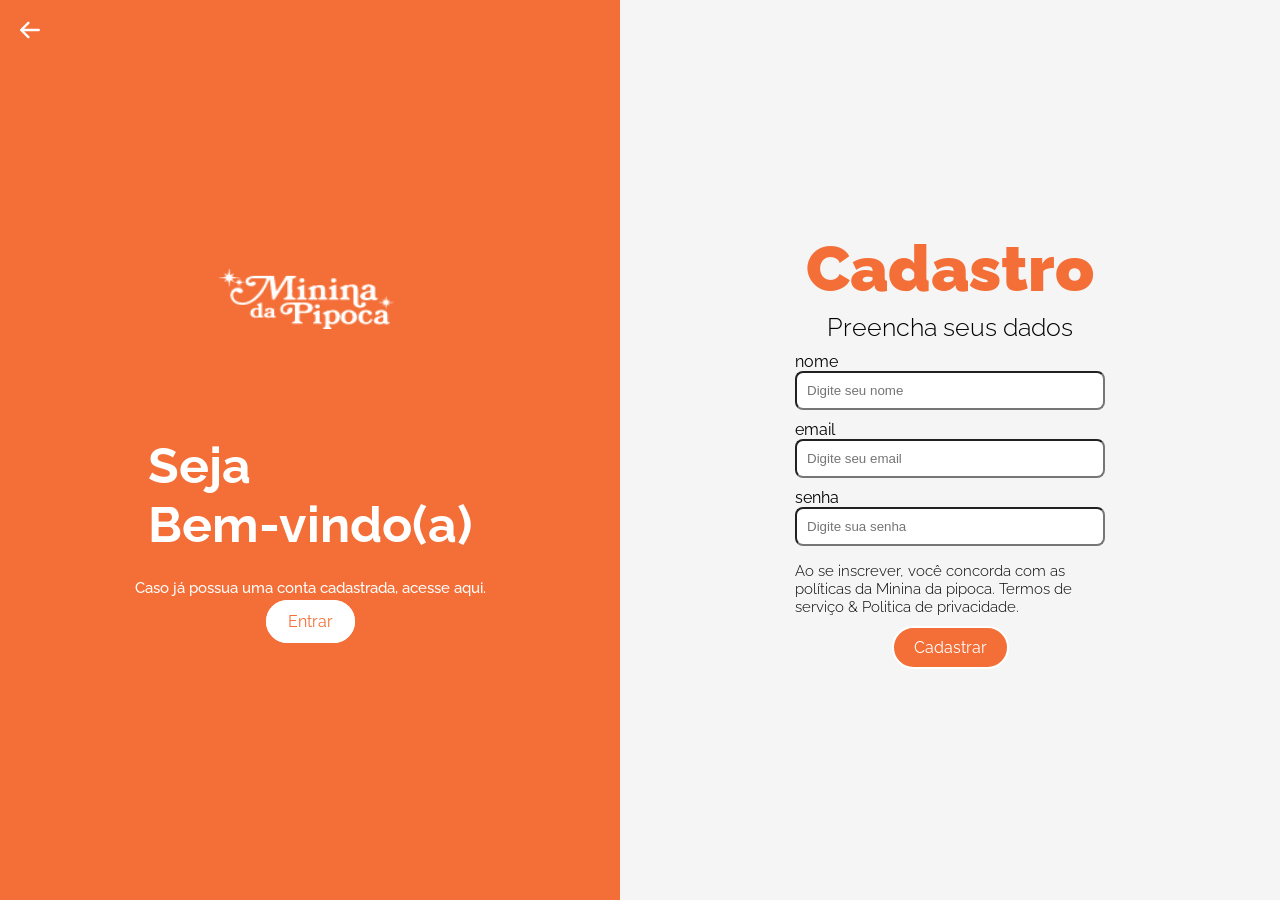
<file: cadastro.html>
<!DOCTYPE html>
<html>
<head>
  <link rel="stylesheet" href="style.css">
  <link rel="preconnect" href="https://fonts.googleapis.com">
  <link rel="preconnect" href="https://fonts.gstatic.com" crossorigin>
  <link href="https://fonts.googleapis.com/css2?family=Raleway:wght@300;500;600;800;900&display=swap" rel="stylesheet">
  <title>Minina da pipoca</title>
<body>
  <div class="container">
    <div class="welcome">
      <a href="tela-principal.html" class="search-btn">
        <img src="img/Vector.svg" alt="vetor" id="voltar" href="tela-principal.html">
        </a>
      <img src="img/logomenu.png" alt="Logo" height="35" width="">
      <h2 id="bem-vindo">Seja <br>Bem-vindo(a)</h2> 
      <p>Caso já possua uma conta cadastrada, acesse aqui. </p>
      <a href="login.html"><button1>Entrar</button1></a>
    </div>
    <div class="form">
      <h1>Cadastro </h1>
        <h2 id="texto-dados">Preencha seus dados</h2>
        <div class="container-input"><label for="nome">nome</label>
      <input type="text" placeholder="Digite seu nome"></div>
      <div class="container-input"><label for="emali">email</label>
      <input type="email" placeholder="Digite seu email"></div>
      <div class="container-input"><label for="senha">senha</label>
      <input type="password" placeholder="Digite sua senha"></div>
        <h3 id="politicas">Ao se inscrever, você concorda com as políticas da Minina da pipoca. Termos de serviço & Politica de privacidade.</h3>
        <button2>Cadastrar</button2>
    </div>
  </div>
</body>
</html>
</file>
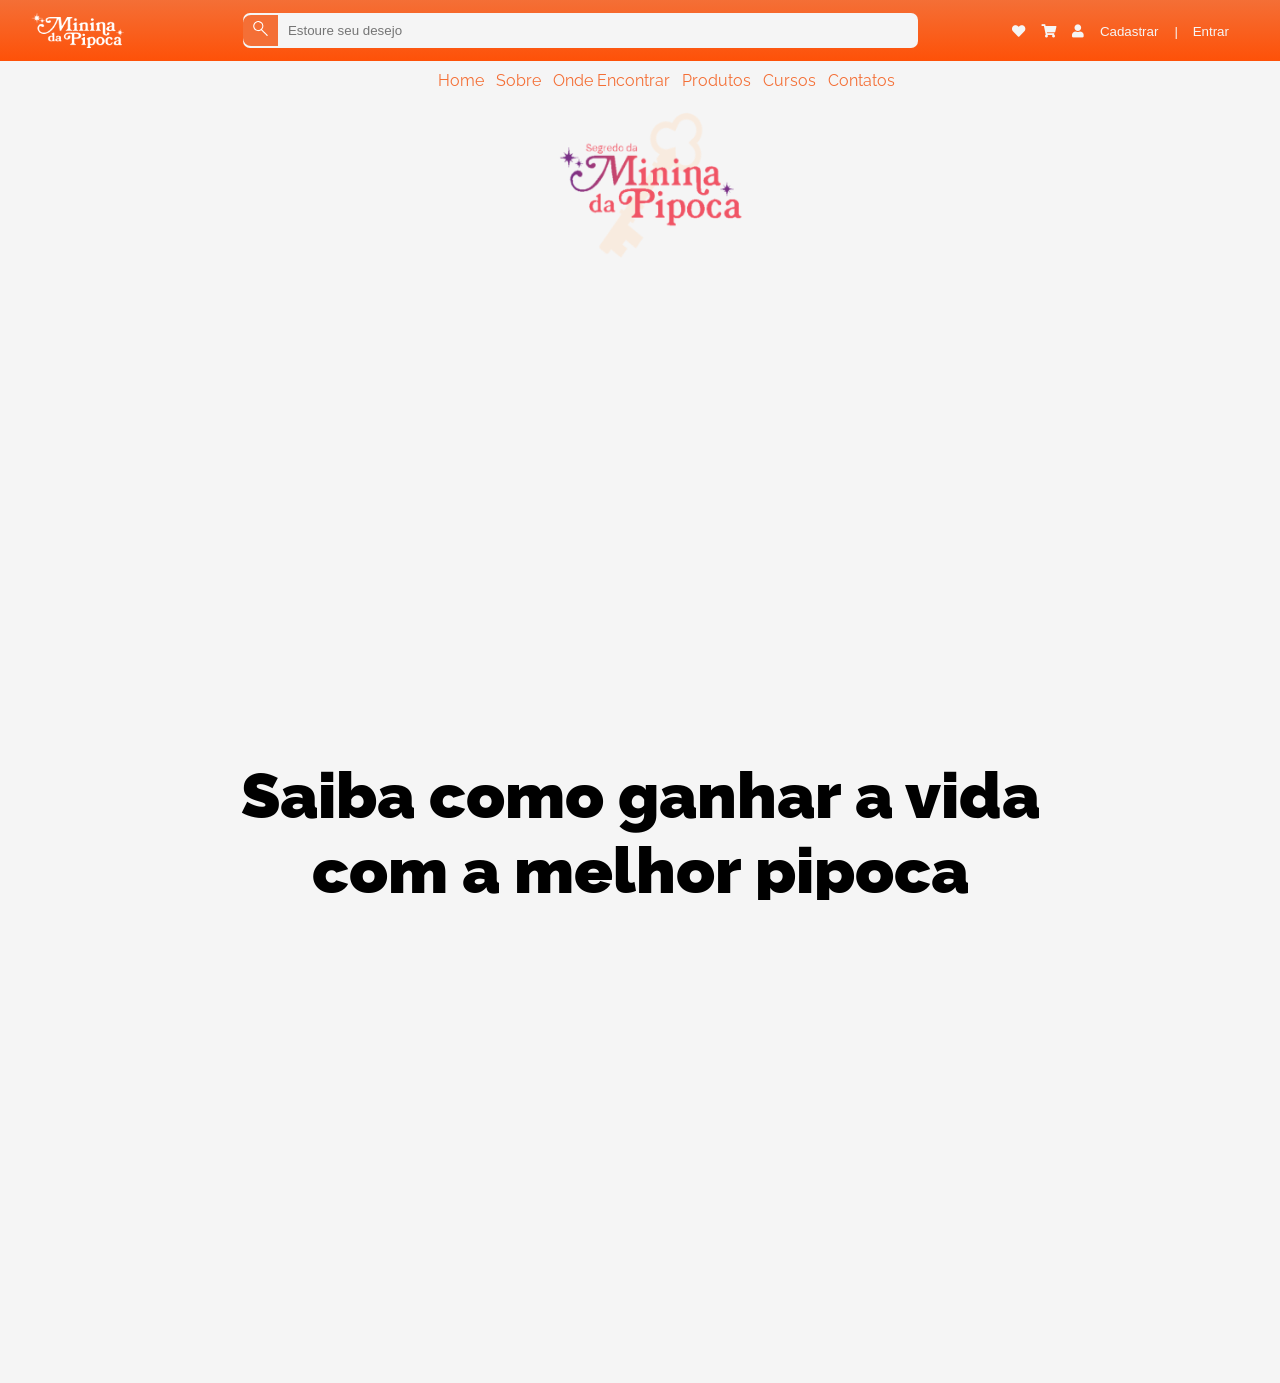
<file: cursos.html>
<!DOCTYPE html>
<html lang="pt-BR">
<head>
    <meta charset="UTF-8">
    <meta name="viewport" content="width=device-width, initial-scale=1.0">
    <title>Minina da pipoca</title>
    <link rel="stylesheet" href="style.css">
    <link rel="stylesheet" href="https://cdnjs.cloudflare.com/ajax/libs/font-awesome/5.15.3/css/all.min.css" integrity="sha512-...seu-hash-de-integridade-aqui..." crossorigin="anonymous" />
    <link rel="preconnect" href="https://fonts.googleapis.com">
    <link rel="preconnect" href="https://fonts.gstatic.com" crossorigin>
    <link href="https://fonts.googleapis.com/css2?family=Raleway:wght@300;500;600;800;900&display=swap" rel="stylesheet">
</head>
<body>
    <header>
        <img src="img/logomenu.png" alt="logo minina da pipoca" height="35" width="150px">
       
        <div class="search-box">
            <div class="lupa">
            <a href="#" class="search-btn">
                <img src="img/1093183-ffffff.svg" alt="buscar" height="15px" width="23ox">
            </a>
        </div>
        <input type="text" class="search-txt" placeholder="Estoure seu desejo">
</div>
<div class="btn-menu">
    <a href="#">  <button class="heart-button"><i class="fas fa-heart"></i></button></a>
    <a href="#">  <button class="car-button"><i class="fas fa-shopping-cart"></i></button></a>
    <a href="#">  <button class="user-button"><i class="fas fa-user"> </i></button></a>
    <a href="cadastro.html"><button class="cadastrar-button">Cadastrar</button></a>
    <a href="login.html"><button class="entrar-button">| &nbsp;&nbsp; Entrar</button></a>
</div>
    </header>
  
    <nav>
        <ul  class="nav-itens">    
            <li><a href="tela-principal.html" class="nav-menu">Home</a></li>
            <li><a href="sobre.html" class="nav-menu">Sobre</a></li>
            <li><a href="local.html" class="nav-menu">Onde Encontrar</a></li>
            <li><a href="produtos.html" class="nav-menu">Produtos</a></li>
            <li><a href="cursos.html" class="nav-menu">Cursos</a></li>
            <li><a href="tela-principal.html" class="nav-menu">Contatos</a></li>
        </ul> 
        </nav>
        
        <section class="info-curso">
            <img src="img/Logo-Curso-Online.png" class="logo-curso"  alt="logo" height="170px" width="200px">
            <iframe class="video" width="956" height="420" src="https://www.youtube.com/watch?v=xcJtL7QggTI" frameborder="0" allowfullscreen></iframe>
            <h1 class="cursoh1">Saiba como ganhar a vida<br> com a melhor pipoca<br> gourmet que existe!</h1>
            <p class="cursop">ESTRUTURE-SE E TENHA UMA RENDA EXTRA A PARTIR DA RECEITA E SEGREDOS MÁGICOS DA MELHOR PIPOCA GOURMET QUE EXITE, SAIBA TODOS OS TRUQUES MÁGICOS PARA VIVER APENAS DO SEU PRÓPRIO NEGÓCIO E GERAR LUCROS ATRAVÉS DA RECEITA E DAS SUAS VENDAS!</p>
            <h2>GARANTA JÁ O SEU ACESSO!</h2>
            <button class="saiba-mais-btn-curso" href="#">Acesse o curso</button>
        </section>
        
        <footer>
            <h6>&copy; 2023 Nexuscode. Todos os direitos reservados. <a href="#">Termos de serviço </a>|<a href="#">Política de Privacidade.</a> </h6>
            <div class="redes">
            <a href="#"><button class="heart-button"><i class="fas fa-phone"></i></button></a>
            <a href="https://www.instagram.com/juu_depaula/"><button class="heart-button"><i class="fab fa-instagram"></i></button></a>
            <a href="#"><button class="heart-button"><i class="fab fa-facebook-square"></button></i></a>
            </div>
        </footer>
</body>
</html>
</file>
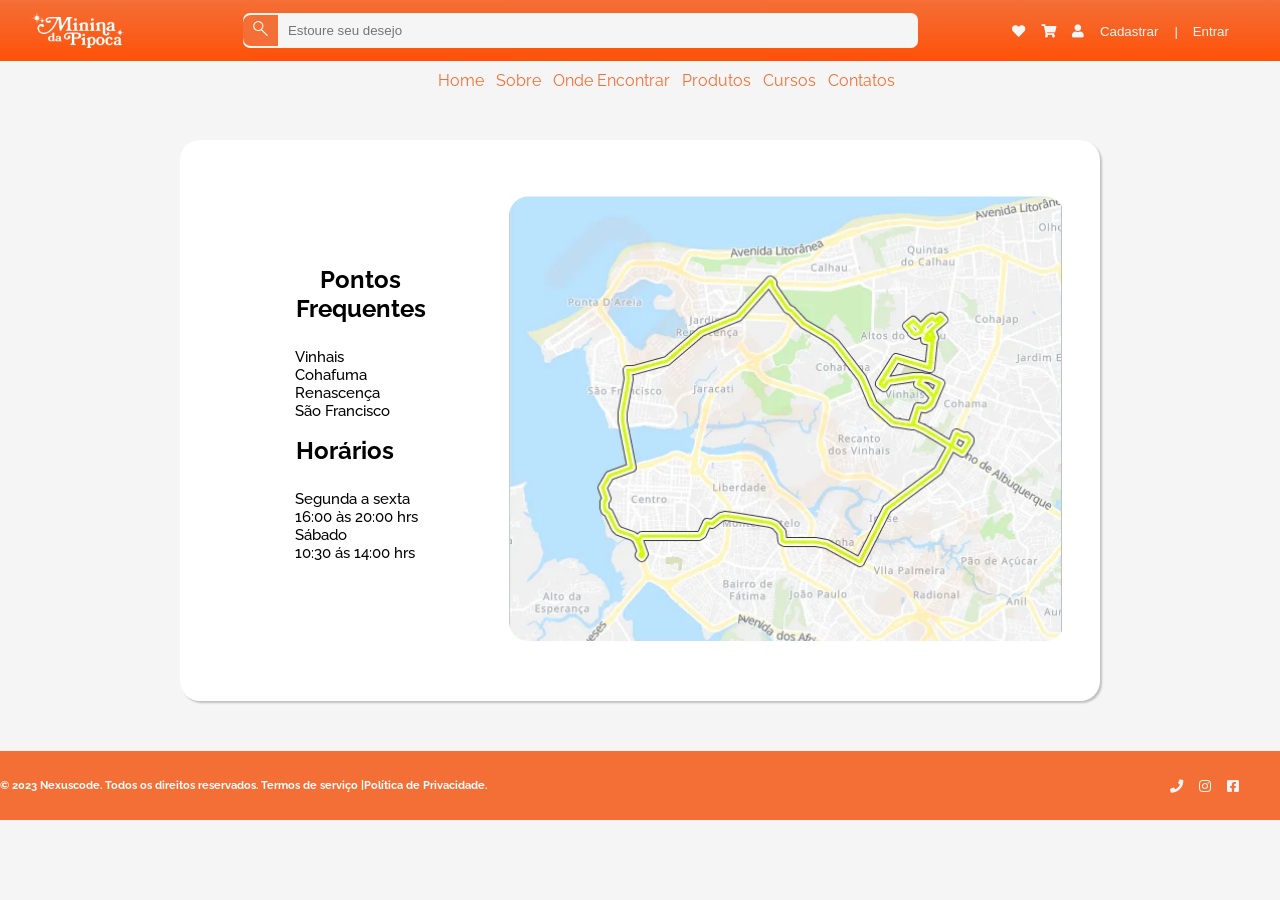
<file: local.html>
<!DOCTYPE html>
<html lang="pt-BR">
<head>
    <meta charset="UTF-8">
    <meta name="viewport" content="width=device-width, initial-scale=1.0">
    <title>Minina da pipoca</title>
    <link rel="stylesheet" href="style.css">
    <link rel="stylesheet" href="https://cdnjs.cloudflare.com/ajax/libs/font-awesome/5.15.3/css/all.min.css" integrity="sha512-...seu-hash-de-integridade-aqui..." crossorigin="anonymous" />
    <link rel="preconnect" href="https://fonts.googleapis.com">
    <link rel="preconnect" href="https://fonts.gstatic.com" crossorigin>
    <link href="https://fonts.googleapis.com/css2?family=Raleway:wght@300;500;600;800;900&display=swap" rel="stylesheet">
</head>
<body>
    <header>
        <img src="img/logomenu.png" alt="logo minina da pipoca" height="35" width="150px">
       
        <div class="search-box">
            <div class="lupa">
            <a href="#" class="search-btn">
                <img src="img/1093183-ffffff.svg" alt="buscar" height="15px" width="23ox">
            </a>
        </div>
        <input type="text" class="search-txt" placeholder="Estoure seu desejo">
</div>

<div class="btn-menu">
    <a href="#">  <button class="heart-button"><i class="fas fa-heart"></i></button></a>
    <a href="#">  <button class="car-button"><i class="fas fa-shopping-cart"></i></button></a>
    <a href="#">  <button class="user-button"><i class="fas fa-user"> </i></button></a>
    <a href="cadastro.html"><button class="cadastrar-button">Cadastrar</button></a>
    <a href="login.html"><button class="entrar-button">| &nbsp;&nbsp; Entrar</button></a>
</div>
    </header>
  
    <nav>
        <ul  class="nav-itens">    
            <li><a href="tela-principal.html" class="nav-menu">Home</a></li>
            <li><a href="sobre.html" class="nav-menu">Sobre</a></li>
            <li><a href="local.html" class="nav-menu">Onde Encontrar</a></li>
            <li><a href="produtos.html" class="nav-menu">Produtos</a></li>
            <li><a href="cursos.html" class="nav-menu">Cursos</a></li>
            <li><a href="#entrar-contato" class="nav-menu">Contatos</a></li>
        </ul> 
        </nav>
        
        <section class="mapa">
            <div class="quadrado-mapa">
              <div class="informacoes-mapa">
                <h2 class="mapah2">Pontos Frequentes</h2>
                <p>Vinhais<br>
                    Cohafuma<br>
                    Renascença<br>
                    São Francisco</p>
                <h2>Horários</h2>
                <p>Segunda a sexta<br>
                    16:00 às 20:00 hrs<br>
                    Sábado<br>
                    10:30 ás 14:00 hrs</p>
              </div>   
              <img src="img/rotas.svg" alt="imagem">
              </section>

        <footer>
            <h6>&copy; 2023 Nexuscode. Todos os direitos reservados. <a href="#">Termos de serviço </a>|<a href="#">Política de Privacidade.</a> </h6>
            <div class="redes">
            <a href="#"><button class="heart-button"><i class="fas fa-phone"></i></button></a>
            <a href="https://www.instagram.com/juu_depaula/"><button class="heart-button"><i class="fab fa-instagram"></i></button></a>
            <a href="#"><button class="heart-button"><i class="fab fa-facebook-square"></button></i></a>
            </div>
        </footer>
</body>
</html>
</file>
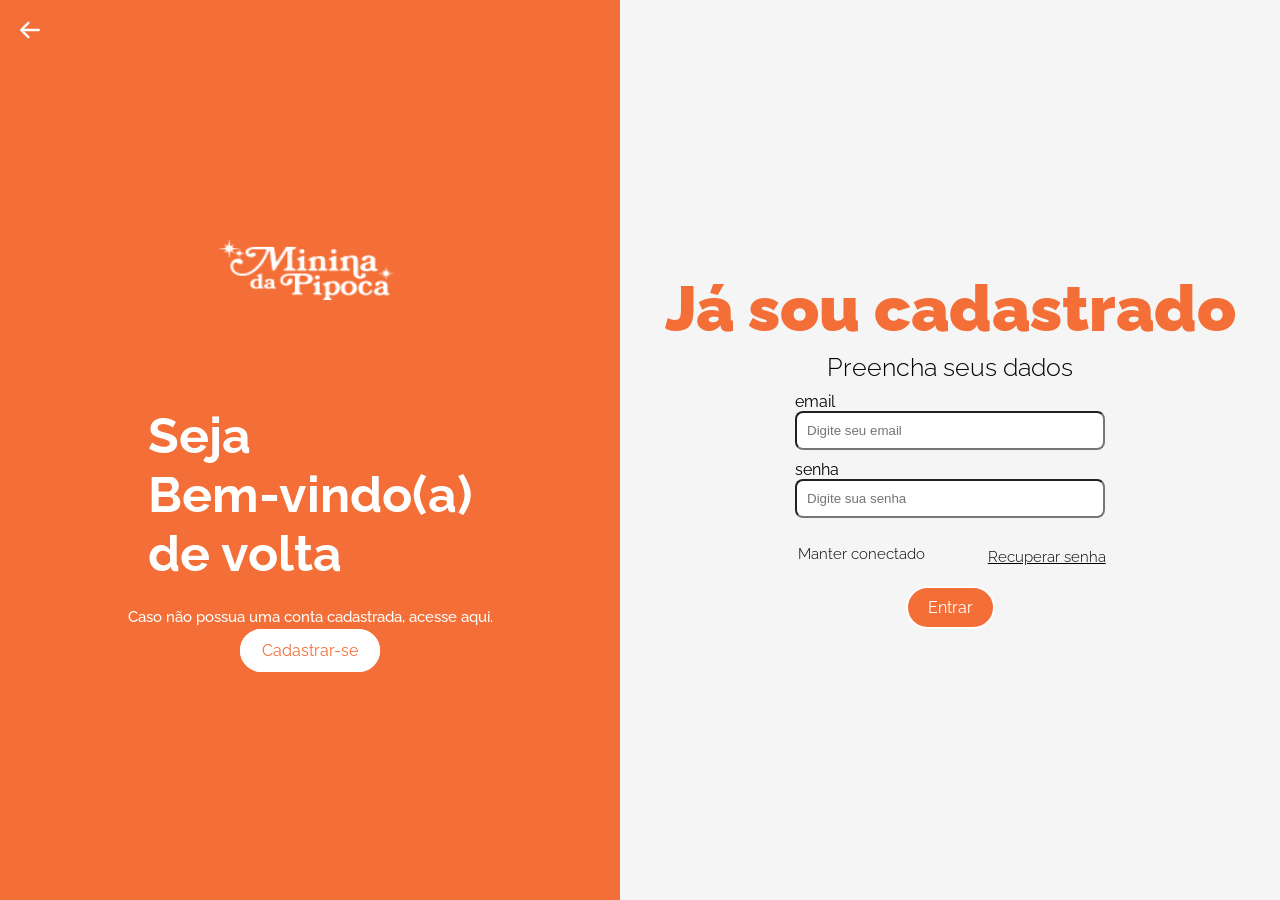
<file: login.html>
<!DOCTYPE html>
<html>
<head>
  <link rel="stylesheet" href="style.css">
  <link rel="preconnect" href="https://fonts.googleapis.com">
  <link rel="preconnect" href="https://fonts.gstatic.com" crossorigin>
  <link href="https://fonts.googleapis.com/css2?family=Raleway:wght@300;500;600;800;900&display=swap" rel="stylesheet">
  <title>Minina da pipoca</title>
<body>
  <div class="container">
    <div class="welcome">
      <a href="tela-principal.html" class="search-btn">
        <img src="img/Vector.svg" href="tela-principal.html" alt="vetor" id="voltar"></a>
      <img src="img/logomenu.png" href="tela-principal.html" alt="Logo" height="35" width="">
      <h2 id="bem-vindo">Seja <br>Bem-vindo(a) <br> de volta </h2> 
      <p>Caso não possua uma conta cadastrada, acesse aqui. </p>
      <a href="cadastro.html"><button1>Cadastrar-se</button1></a>
    </div>
    <div class="form">
      <h1>Já sou cadastrado</h1>
        <h2 id="texto-dados">Preencha seus dados</h2>
      <div class="container-input"><label for="emali">email</label>
      <input type="email" placeholder="Digite seu email"></div>
      <div class="container-input"><label for="senha">senha</label>
      <input type="password" placeholder="Digite sua senha"></div>
        <div class="informaçoes">
      <h3 id="politicas">Manter conectado</h3>
        <h4>Recuperar senha </h4>
        </div>
        <button2>Entrar</button2>
    </div>
  </div>
</body>
</html>
</file>
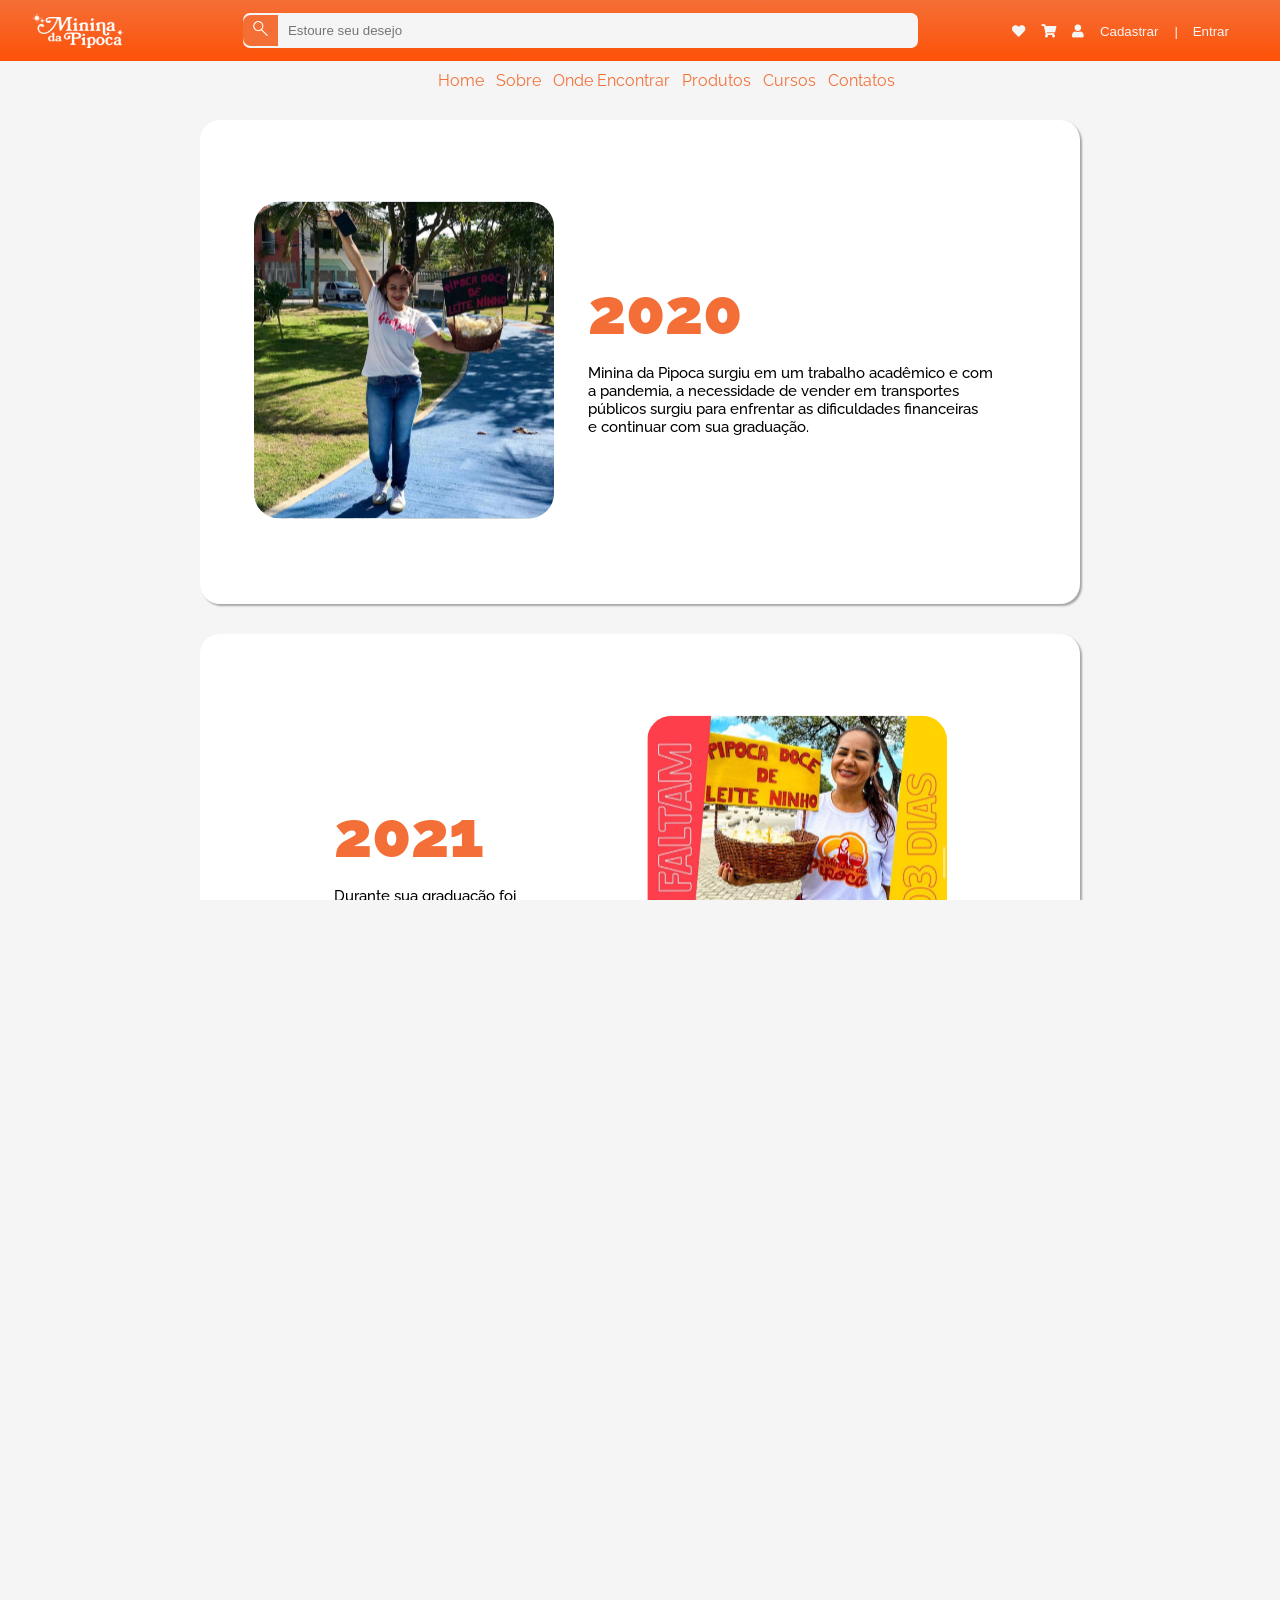
<file: sobre.html>
<!DOCTYPE html>
<html lang="pt-BR">
<head>
    <meta charset="UTF-8">
    <meta name="viewport" content="width=device-width, initial-scale=1.0">
    <title>Minina da pipoca</title>
    <link rel="stylesheet" href="style.css">
    <link rel="stylesheet" href="https://cdnjs.cloudflare.com/ajax/libs/font-awesome/5.15.3/css/all.min.css" integrity="sha512-...seu-hash-de-integridade-aqui..." crossorigin="anonymous" />
    <link rel="preconnect" href="https://fonts.googleapis.com">
    <link rel="preconnect" href="https://fonts.gstatic.com" crossorigin>
    <link href="https://fonts.googleapis.com/css2?family=Raleway:wght@300;500;600;800;900&display=swap" rel="stylesheet">
</head>
<body>
    <header>
        <img src="img/logomenu.png" alt="logo minina da pipoca" height="35" width="150px">
       
        <div class="search-box">
            <div class="lupa">
            <a href="#" class="search-btn">
                <img src="img/1093183-ffffff.svg" alt="buscar" height="15px" width="23ox">
            </a>
        </div>
        <input type="text" class="search-txt" placeholder="Estoure seu desejo">
</div>

<div class="btn-menu">
    <a href="#">  <button class="heart-button"><i class="fas fa-heart"></i></button></a>
    <a href="#">  <button class="car-button"><i class="fas fa-shopping-cart"></i></button></a>
    <a href="#">  <button class="user-button"><i class="fas fa-user"> </i></button></a>
    <a href="cadastro.html"><button class="cadastrar-button">Cadastrar</button></a>
    <a href="login.html"><button class="entrar-button">| &nbsp;&nbsp; Entrar</button></a>
</div>
    </header>
  
    <nav>
        <ul  class="nav-itens">    
            <li><a href="tela-principal.html" class="nav-menu">Home</a></li>
            <li><a href="sobre.html" class="nav-menu">Sobre</a></li>
            <li><a href="local.html" class="nav-menu">Onde Encontrar</a></li>
            <li><a href="produtos.html" class="nav-menu">Produtos</a></li>
            <li><a href="cursos.html" class="nav-menu">Cursos</a></li>
            <li><a href="#entrar-contato" class="nav-menu">Contatos</a></li>
        </ul> 
        </nav>
        
        <section class="timelineL">
            <div class="quadrado-timeline">
              <img src="img/2020.svg" alt="imagem" width="300px" height="450px">
              </div>
              <div class="informacoes-timeline">
                  <h1>2020</h1>
                  <p>Minina da Pipoca surgiu em um trabalho acadêmico e com<br>a pandemia, a necessidade de vender em transportes<br>públicos surgiu para enfrentar as dificuldades financeiras<br>e continuar com sua graduação.</p>  
              </div>   
              </section>

              <section class="timelineR">
                <div class="informacoes2-timeline">
                    <h1>2021</h1>
                    <p>Durante sua graduação foi<br>preciso que ela criasse um curso<br>para vender a receita de suas pipocas.</p>       
                </div>
                    <div class="quadrado-timeline">
                        <img src="img/2021.svg" alt="imagem" width="300px" height="450px">
                    </div>
            </section>

            <section class="timelineL">
                <div class="quadrado-timeline">
                  <img src="img/2022.svg" alt="imagem" width="300px" height="450px">
                  </div>
                  <div class="informacoes-timeline">
                      <h1>2022</h1>
                      <p>Foi um ano que ela focou em se concretizar no<br>mercado e conseguiu diversos <br>clientes fiéis.</p>  
                    </div>   
                  </section>  
                   
                  <section class="timelineR">
                    <div class="informacoes2-timeline">
                        <h1>2023</h1>
                        <p>Após já estar concretizada no mercado, ela decidiu<br>que chegou a hora de ampliar o seu negócio e <br>ter um ponto fisíco de vendas</p> 
                          </div>
                        <div class="quadrado-timeline">
                            <img src="img/WhatsApp Image 2023-07-10 at 13.49.13.jpeg" alt="imagem" width="300px" height="350px">
                        </div>
                </section>

                <section class="timelineju">
                    <div class="informacoes2-timeline">
                        <h1 class="julianah1">sobre-nós</h1>
                        <h3>Formada em Jornalismo, é <br>uma mulher sonhadora <br> batalhadora que no meio da<br> pandemia resolveu utilizar a<br> receita da pipoca de leite<br> ninho, que é de família, para<br> se sustentar e pagar sua faculdade.</h3>   </div>
                        <div class="quadrado-timeline">
                            <img src="img/juliana.jpeg" alt="imagem" width="300px" height="350px">
                        </div>
                </section>

                <footer>
                    <h6>&copy; 2023 Nexuscode. Todos os direitos reservados. <a href="#">Termos de serviço </a>|<a href="#">Política de Privacidade.</a> </h6>
                    <div class="redes">
                    <a href="#"><button class="heart-button"><i class="fas fa-phone"></i></button></a>
                    <a href="https://www.instagram.com/juu_depaula/"><button class="heart-button"><i class="fab fa-instagram"></i></button></a>
                    <a href="#"><button class="heart-button"><i class="fab fa-facebook-square"></button></i></a>
                    </div>
                </footer>
</body>
</html>
</file>
<file: style.css>
/* Tela principal */
html{
  scroll-behavior: smooth;
  overflow-x: hidden;

}

body{
    margin: 0px;
    height: 100vh;
    width: 100%;
    background: #f5f5f5;
    font-family: 'Raleway', sans-serif;
    overflow-x: hidden;

}


header{
    background-image: linear-gradient(to bottom, #F46F36, #FE5108);
    display: flex;
    flex-direction: row;
    align-items: center;
    justify-content: space-between;
    padding: 5px;
}

.search-box {
    display: flex;
    align-items: center;
    justify-content: center;
    background-color: #f5f5f5;
    border-radius: 7px;
    margin: 8px;
}

.search-box:active {
    background-color: #ffffff;
    border-radius: 7px;
}

.lupa{
    background-color: #F46F36;
    display: flex;
    text-align: center;
    justify-content: center;
    border-radius: 8px 0px 0px 8px;
    border: 6px solid #F46F36;
}

.search-txt{
    color: #000000;
    border: none;
    margin: none;
    outline: none;
    width: 50vw;
    border-radius: 0px 2px 2px 0;
    margin: 0px;
    border: none;
    background: transparent;
}

.btn-menu{
    margin-right: 40px;
}

.heart-button{
    background: none;
    color: #f5f5f5;
    border: none;
    cursor: pointer;

}
.heart-button:active{
    color:#FE5108;
}

.car-button{
    background: none;
    color: #f5f5f5;
    border: none;
    cursor: pointer;
}

.car-button:active{
    color:#FE5108;
}

.user-button{
    background: none;
    color: #f5f5f5;
    border: none;
    cursor: pointer; 
}

.user-button:active{
    color:#ff9d73;
}

.cadastrar-button{
    background: none;
    color: #f5f5f5;
    border: none;
    cursor: pointer;
}

.cadastrar-button:active{
    color:#FE5108;
}

.entrar-button:active{
    color:#fcccb7;
}

.entrar-button{
    background: none;
    color: #f5f5f5;
    border: none;
    cursor: pointer;
}

.nav-itens{
    display: flex;
    align-items: center;
    justify-content: center;
}

.nav-menu{
    list-style: none;
    text-decoration: none;
    margin-left: 12px;
    display: flex;
    color: #F46F36;
}

ul{
    list-style: none;
    display: flex;
}

.slider{
    overflow: hidden;
    width: 1440px;
    height: 440px;
}

.slides{
display: flex;
transition: transform 0.5s ease-in-out;
transform: translatex(0);
}

.sl{
  object-fit: cover;
  width: 1440px;
  height: 440px;
}

.products{
    background: #ffffff;
    padding: 15px;
    margin: 30px 200px;
    border-radius: 20px;
}

.title-products{
    margin: 20px;
    display: flex;
    flex-direction: row;
    justify-content: space-between;
    text-decoration: none;
}

.saiba-mais{
    color: #000000;
}

.products{
    display: flex;
    flex-direction: column;
}

.foto-produtos{
    display: flex;
   justify-content: center;
   align-items: center;
}

h2.valor{
    color: red;
}
 a{
  text-decoration: none;
  color: #fff;
 }
.pipoca-10x{
    padding: 15px;
    margin: 10px;
    display:flex;
    flex-direction: column;
    align-items: start;
    border-radius: 15px;
    background-color: #D9D9D9;
}

.pipoca-50x{
    padding: 15px;
    margin: 10px;
    display:flex;
    flex-direction: column;
    align-items: start;
    border-radius: 15px;
    background-color: #D9D9D9;
}

.expositor{
    padding: 15px;
    margin: 10px;
    display:flex;
    flex-direction: column;
    align-items: start;
    border-radius: 15px;
    background-color: #D9D9D9;
}

.sobre-nos{
    background: #ffffff;
    padding: 15px;
    margin: 30px 200px;
    border-radius: 20px;
    display: flex;
    justify-content: center;
    text-decoration: none;
    list-style: none;
}

.quadrado-foto {
    width: 300px;
    height: 300px;
    background: #F46F37;
    margin: 50px;
    border-radius: 20px;
    display: flex;
    align-items: end;
    justify-content: center;
}

.informacoes{
    display:flex;
    flex-direction: column;
    align-items: start;
    justify-content: center;
    margin: 0% 4%;
    text-decoration: none;
    list-style: none;
}

.saiba-mais-btn{
    text-decoration: none;
    color: #fff;
    background:#F46F36 ;
    border-radius: 25px;
    padding: 10px 25px;
    border: none;
}

.onde-encontrar{
    background: #ffffff;
    padding: 15px;
    margin: 30px 200px;
    border-radius: 20px;
    display: flex;
    justify-content: center;
    flex-direction: row; 
}

.quadrado-foto2 {
    width: 350px;
    height: 350px;
    background: linear-gradient(to bottom,#fff, #D9D9D9);
    margin: 50px;
    border-radius: 20px;
    display: flex;
    align-items: end;
    justify-content: center;
}

.informacoes2{
    display:flex;
    flex-direction: column;
    align-items: start;
    justify-content: center;
    margin-right: 50px;
}


.curso{
    background: #ffffff;
    padding: 15px;
    margin: 30px 200px;
    border-radius: 20px;
    display: flex;
    justify-content: center;
}

.quadrado-foto3 {
    width: 375px;
    height: 300px;
    background: linear-gradient(to bottom, #D9D9D9, #fff);
    margin: 50px;
    border-radius: 20px;
    display: flex;
    align-items: end;
    justify-content: center;
}

h2.informacoes3{
    margin:5% 0% ;
}

.informacoes3{
    display:flex;
    flex-direction: column;
    align-items: start;
    justify-content: center;
    margin: 5% 5%;
}

.saiba-mais-btn{
    color: #fff;
    background:#F46F36 ;
    border-radius: 25px;
    padding: 10px 25px;
    border: none;
    text-decoration: none;
}

.depoimentos{
    padding: 15px;
    margin: 50px;
    display: flex;
    justify-content: center;
    flex-direction: column;
    align-items: center;
}

.quadros-depoimentos{
  display: flex;
  justify-content: space-between;
    align-items: center;
}

.depoimento{
    display: flex;
    align-items: center;
    justify-content: center;
  
}

.depoimento1{
    background-color: #FFF;
    border-radius: 15px;
    padding: 40px;
    margin: 35px 15px 5px 5px;
    border: solid 2px #A6A6A6;
}

.depoimento2{
  background-color: #FFF;
  border-radius: 15px;
  padding: 40px;
  margin: 35px 15px 5px 5px;
  border: solid 2px #A6A6A6;
}

.depoimento3{
  background-color: #FFF;
  border-radius: 15px;
  padding: 40px;
  margin: 35px 15px 5px 5px;
  border: solid 2px #A6A6A6;
}

#entrar-contato{
  background: #FFF;
  padding: 5%;
  align-items: center;
}

.contato{
  background: #FFF;
  display: flex;
  align-items: center; 
  justify-content: center;
  flex-direction: row;
}

.forms-informações{
  display: flex;
  align-items: start;
  justify-content: space-between;
  flex-direction: column;
  color: #F46F36;
}

.localizacao{
  color: #F46F36;
  display: flex;
  align-items: center; 
  justify-content: center;
}
.ctc{
  margin: 1%;
}
.forms-inputs{
  display: flex;
  align-items: start;
  justify-content: center;
  flex-direction: column;
  margin: 0% 0% 0% 5%;
  padding: 50px;
}

.forms-ctc3{
  padding: 5px 0px 60px 10px;
  width: 25vw;
}

footer{
  display: flex;
  align-items: center;
  justify-content: space-between;
  background: #F46F36;
  color: #FFF;
}

.redes{
 padding: 25px;
 margin: 0px 10px 0px 0px;
}

.products, .sobre-nos, .onde-encontrar, .curso {
  visibility: hidden;
}


/* CSS da tela de cadastro */
body{
    margin: 0px;
    padding: 0PX;
    font-family: 'Raleway', sans-serif;
}

.container {
    display: flex;
    justify-content: center;
    align-items: center;
    height: 100vh;
    list-style: none;
    text-decoration: none;
  }
   
.welcome {
    flex: 1;
    background-color: #f46f37;
    display: flex;
    flex-direction: column;
    justify-content: center;
    align-items: center;
    width: 100%;
    height: 100%;
    color:#FFF;
    position: relative;
    list-style: none;
    text-decoration: none;
  }

#voltar{
    width: 20px;
    height: 20px;
    position: absolute;
    left:0;
    top:0;
    margin-top: 20px;
    margin-left: 20px;
}

.welcome img {
    max-width: 290px;
    margin-bottom: 100px;
    width: 283px;
    height: 60px;
    flex-shrink: 0;
    list-style: none;
    text-decoration: none;
  }
  
.form {
    flex: 1;
    display: flex;
    flex-direction: column;
    justify-content: center;
    align-items: center;
    padding: 20px;
  }
  
h2, h3 {
    margin: 1%;
    text-align: center;
    margin-bottom: 10px;
  }

h3{
    font-size: 15px;
    font-weight: 300;
  }

p{
    font-size: 15px;
    font-weight: 500;
  }

#bem-vindo{
    text-align: start;
    font-size: 50px;
  }

#politicas{
    text-align: left;
    width: 50%;
  }

h1 { color: #f46f37;
    text-align: center;
    font-size: 64px;
    font-family: Raleway;
    font-style: normal;
    font-weight: 900;
    line-height: normal;
    font-size: 64px;
    margin: 0;
 }
#texto-dados{
    font-size: 25px;
    font-weight: 300;
 }
  
input {
    width: 100%;
    padding: 10px;
    margin-bottom: 10spx;
    box-sizing: border-box;
    border-radius: 8px;
    background: #FFF;
  }
  
button1 {
    padding: 10px 20px;
    background-color: #FFF;
    border-radius:31px ;
    border: 2px solid #FFF;
    color: #f46f37;
    width: 50px;
    text-decoration: none;
  }

button2 {
    padding: 10px 20px;
    background-color: #f46f37;
    border-radius:31px ;
    border: 2px solid #FFF;
    color: #FFF;
  }

.container-input{
    display: flex;
    width:50% ;
    flex-direction: column;
  }




  /* CSS  da tela de login */
.container {
    display: flex;
    justify-content: center;
    align-items: center;
    height: 100vh;
  }
     
.welcome {
    flex: 1;
    background-color: #f46f37;
    display: flex;
    flex-direction: column;
    justify-content: center;
    align-items: center;
    width: 100%;
    height: 100%;
    color:#FFF;
    position: relative;
  }

#voltar{
    width: 20px;
    height: 20px;
    position: absolute;
    left:0;
    top:0;
    margin-top: 20px;
    margin-left: 20px;
}

.welcome img {
    max-width: 290px;
    margin-bottom: 100px;
    width: 283px;
    height: 60px;
    flex-shrink: 0;
  }
  
.form {
    flex: 1;
    display: flex;
    flex-direction: column;
    justify-content: center;
    align-items: center;
    padding: 20px;
  }
  
h2, h3 {
    margin: 1%;
    text-align: center;
    margin-bottom: 10px;
   
  }
h3{
    font-size: 15px;
    font-weight: 300;
  }

p{
    font-size: 15px;
    font-weight: 500;
  }

#bem-vindo{
    text-align: start;
    font-size: 50px;
  }

  #politicas{
    text-align: left;
    width: 50%;
  }

 h4 {    
    font-weight: 300;
    font-size: 15px;
    text-decoration: underline;
  }

  h1 { color: #f46f37;
    text-align: center;
    font-size: 64px;
    font-family: Raleway;
    font-style: normal;
    font-weight: 900;
    line-height: normal;
    font-size: 64px;
    margin: 0%;
 }

  .informaçoes{
    display: flex;
    align-items: center;
    width: 60%;
    justify-content: center;
  }      

  #texto-dados{
    font-size: 25px;
    font-weight: 300;
 }
  
  input {
    width: 100%;
    padding: 10px;
    margin-bottom: 10px;
    box-sizing: border-box;
    border-radius: 8px;
    background: #FFF;
  }
  
  .button1 {
    padding: 10px 20px;
    background-color: #FFF;
    border-radius:31px ;
    border: 2px solid #FFF;
    color: #f46f37;
    width: 100px;
    text-decoration: none;
  }

  .button2 {
    padding: 10px 20px;
    background-color: #f46f37;
    border-radius:31px ;
    border: 2px solid #FFF;
    color: #FFF;
  }

  .container-input{
    display: flex;
    width:50% ;
    flex-direction: column;
  }


  /* CSS da tela de curso */
  
.info-curso{
flex-direction: column;
align-items: center;
justify-content: center;
}

  .logo-curso{
    display: flex;
    justify-content: center;
    align-items: center;
    margin: 0px 0px 0px 43%;
  }
.video{
  margin: 0px 0px 0px 15%;
}
  .cursoh1{
    color: #000000;
    margin: 5%;
  }

  .cursop{
    text-align: center;
    margin: 5% 20%;
  }

.saiba-mais-btn-curso{
  color: #fff;
  background:#F46F36 ;
  border-radius: 25px;
  padding: 10px 25px;
  border: none;
  margin: 25px 50px 50px 45%;
}

/* CSS da tela de Onde encontrar */
.quadrado-mapa{
  background: #ffffff;
  padding: 55px;
  margin: 50px 180px;
  border-radius: 20px;
  display: flex;
  justify-content: center;
  box-shadow: 2px 2px 2px #c1c1c1;
}

.mapah2{
  display: flex;
  align-items: start;
  justify-content: center;
}

.informacoes-mapa{
  display:flex;
  flex-direction: column;
  align-items: start;
  justify-content: center;
  margin: 0% 10%;
}

/* CSS da tela Sobre nós */
.timelineL{
background: #ffffff;
padding: 15px;
margin: 30px 200px;
border-radius: 20px;
display: flex;
justify-content: center;
flex-direction: row; 
box-shadow: 2px 2px 2px #A6A6A6;
}

.informacoes-timeline{
  display:flex;
    flex-direction: column;
    align-items: start;
    justify-content: center;
    margin: 0% 4%;
}

.timelineR{
  background: #ffffff;
  padding: 15px;
  margin: 30px 200px;
  border-radius: 20px;
  display: flex;
  justify-content: center;
  flex-direction: row; 
  box-shadow: 2px 2px 2px #A6A6A6;
  }

  .informacoes2-timeline{
  display:flex;
  flex-direction: column;
  align-items: start;
  justify-content: center;
  margin-right: 50px;
}


.timelineju{
  padding: 15px;
  margin: 30px 200px;
  border-radius: 20px;
  display: flex;
  justify-content: center;
  flex-direction: row; 
  }

  .julianah1{
color: #000000;
  }

  /* CCS da pagina de produtos */
  main {
    margin: 0 178px;
    padding: 15px;
}
 
main a {
  color: #000;
  font-size: 15px;
  font-style: normal;
  font-weight: 400;
  line-height: 50px;
  opacity: 0.5;
  text-decoration: none;
}

.h1produtos {
  color: #000;
  font-size: 30px;
  font-style: normal;
  font-weight: 700;
  line-height: 50px;
  text-align: left;
  margin: 0%;
}

.lista-produtos {
  display: flex;
  flex-wrap: wrap;
  gap: 30px;
  justify-content: center;
}


ul {
  list-style: none;
  margin: 10px;
}


.cards {
  width: 230px;
  height: 330px;
  padding: 20px;
  border-radius: 25px;
  background: #FFF;
  display: flex;
  flex-direction: column;
  align-items: center;
  box-shadow: 2px 4px 4px rgb(182, 180, 180);
}

.button-pdt {
  width: 124px;
  height: 41px;
  border-radius: 10px;
  background: #F6682C;
  color: #FFF;
  font-size: 20px;
  font-style: normal;
  font-weight: 600;
  line-height: 50px;
  border: none;
  margin-top: 60px;
  display: flex;
  align-items: center;
  justify-content: center;
  text-align: center;
  margin-left: 60px;
}
</file>
